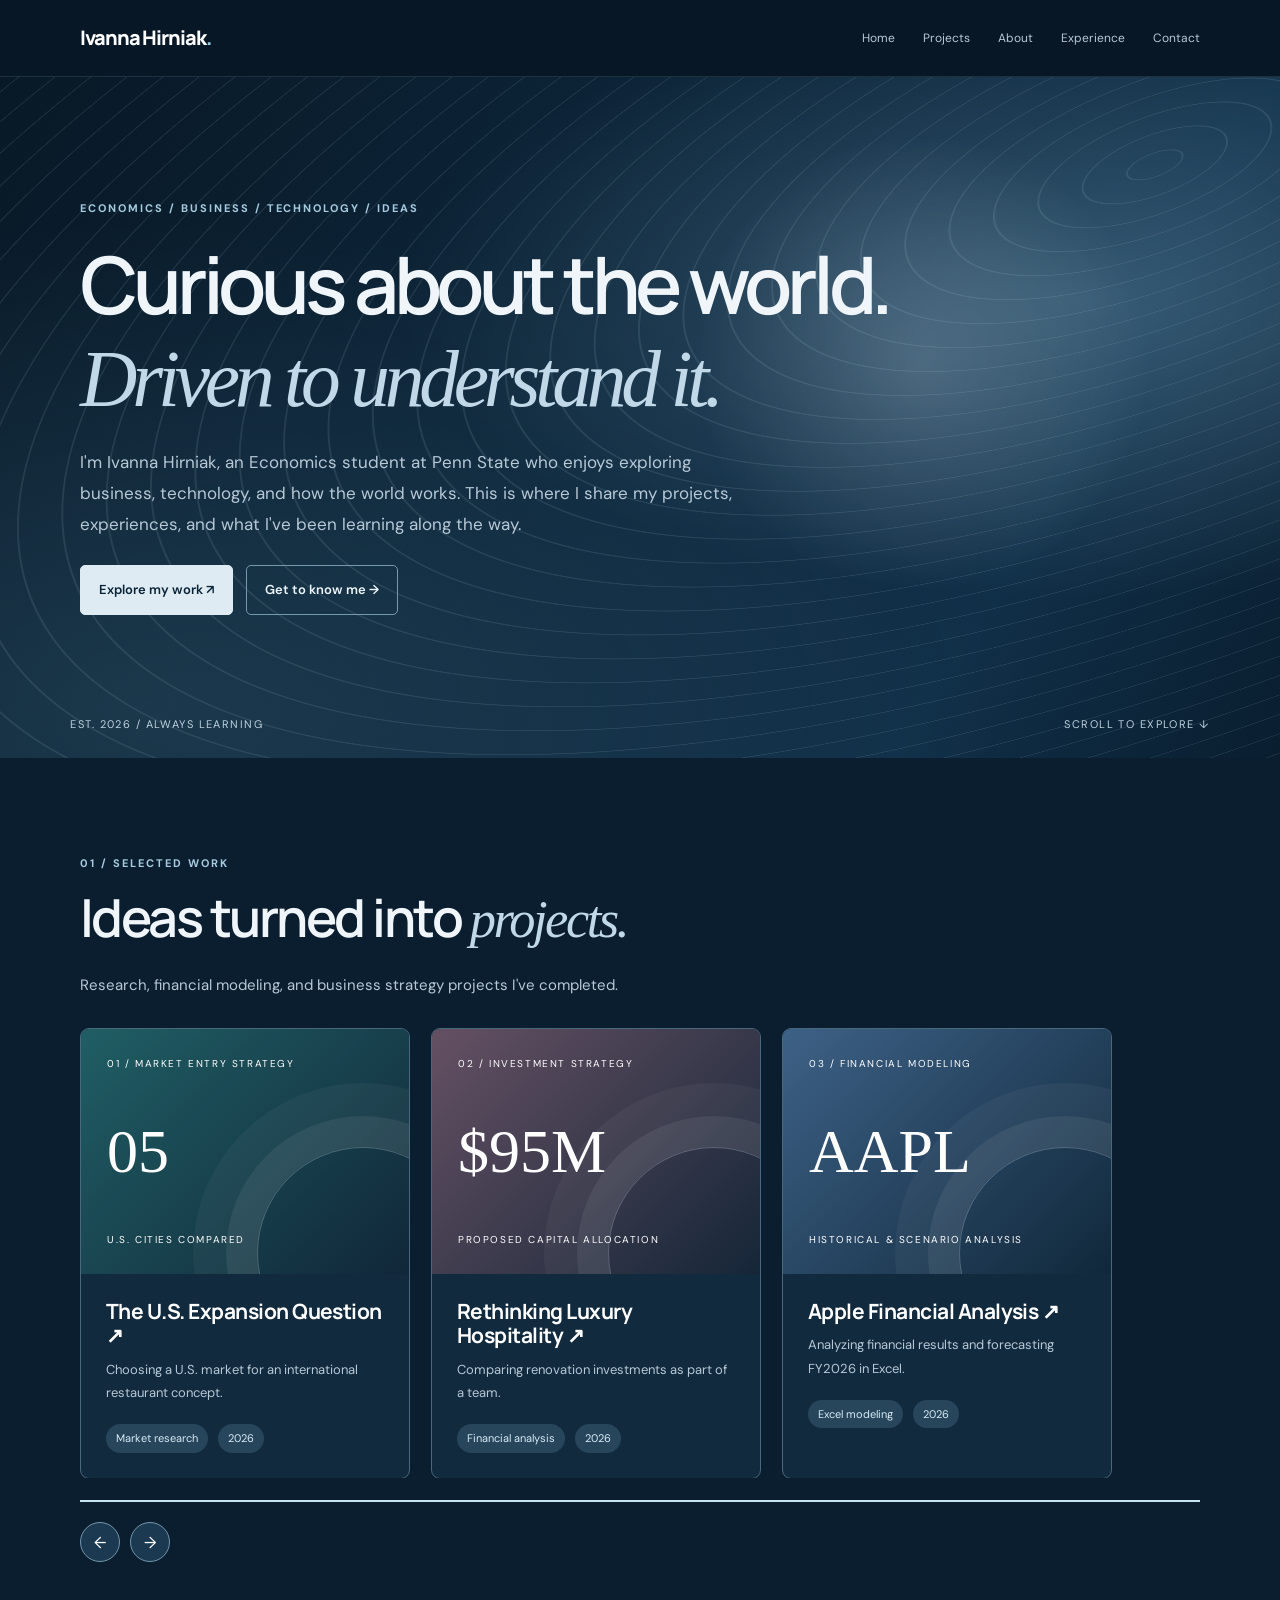
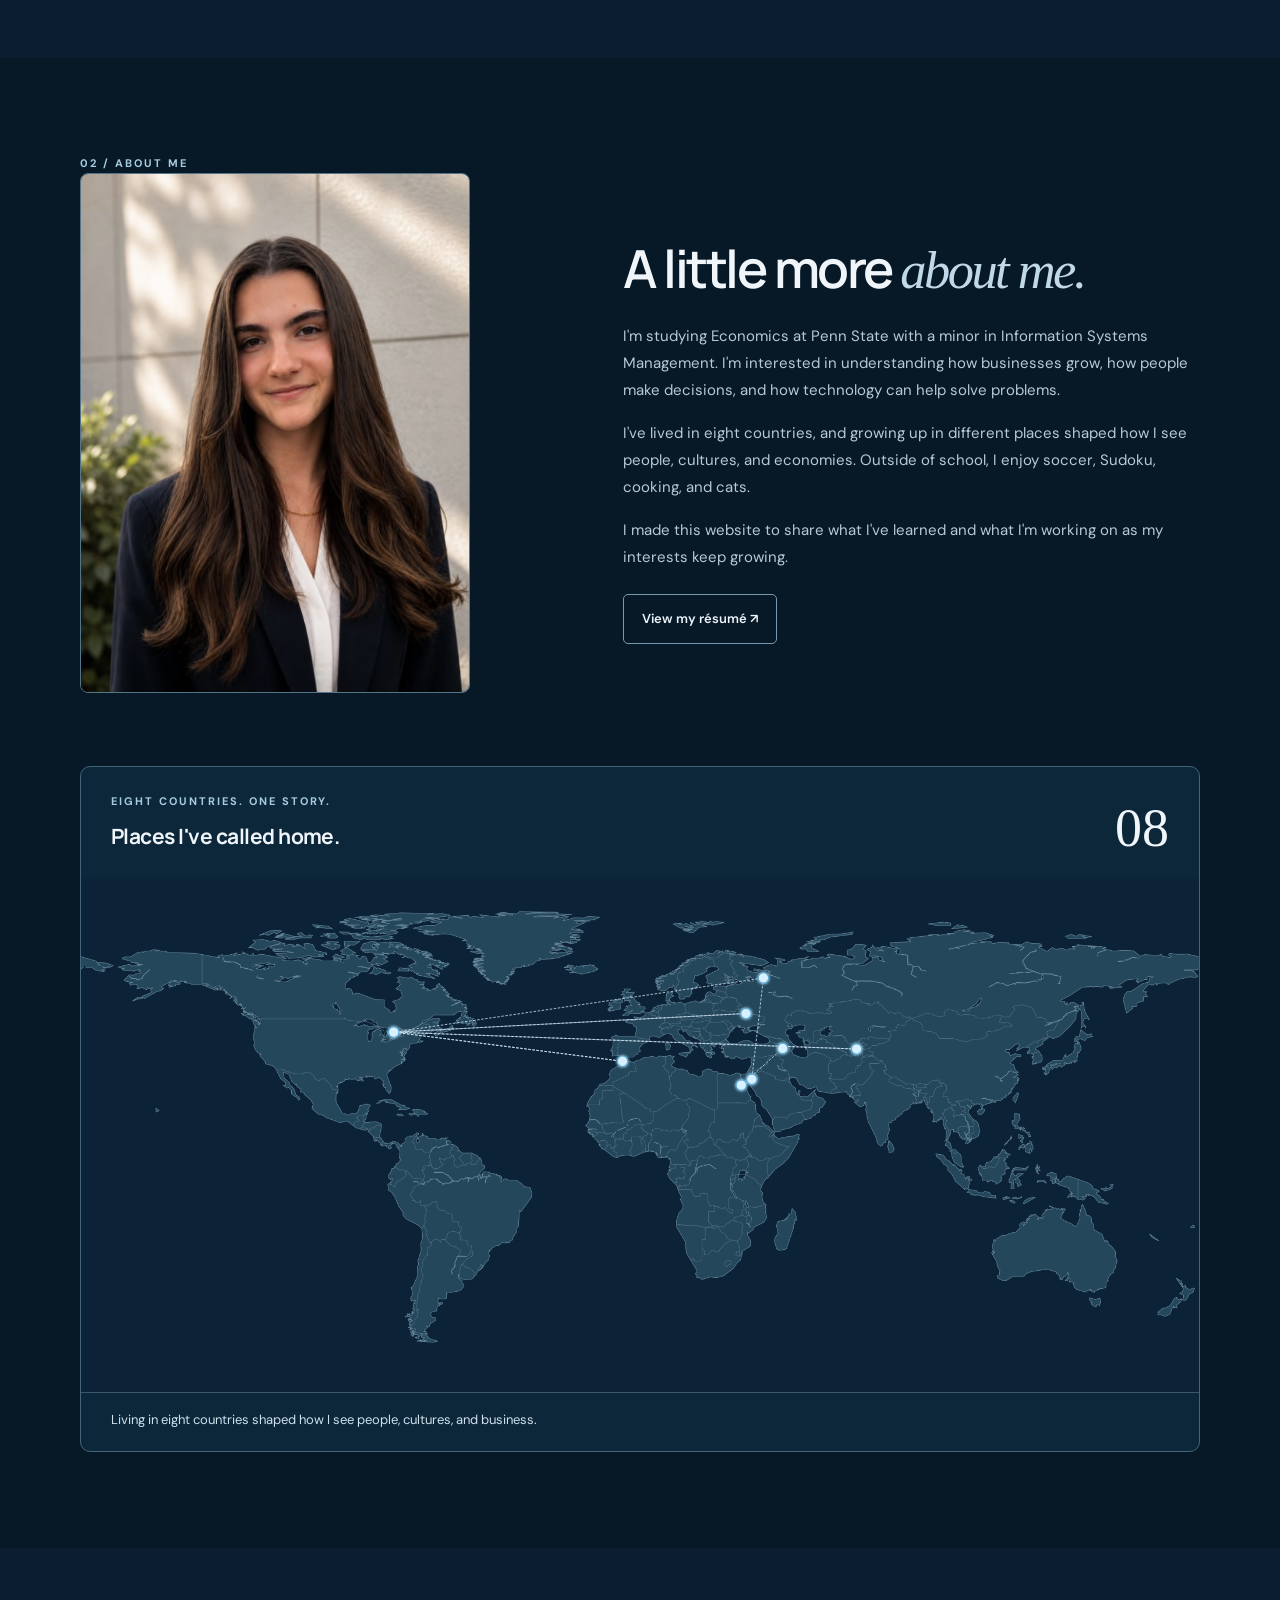
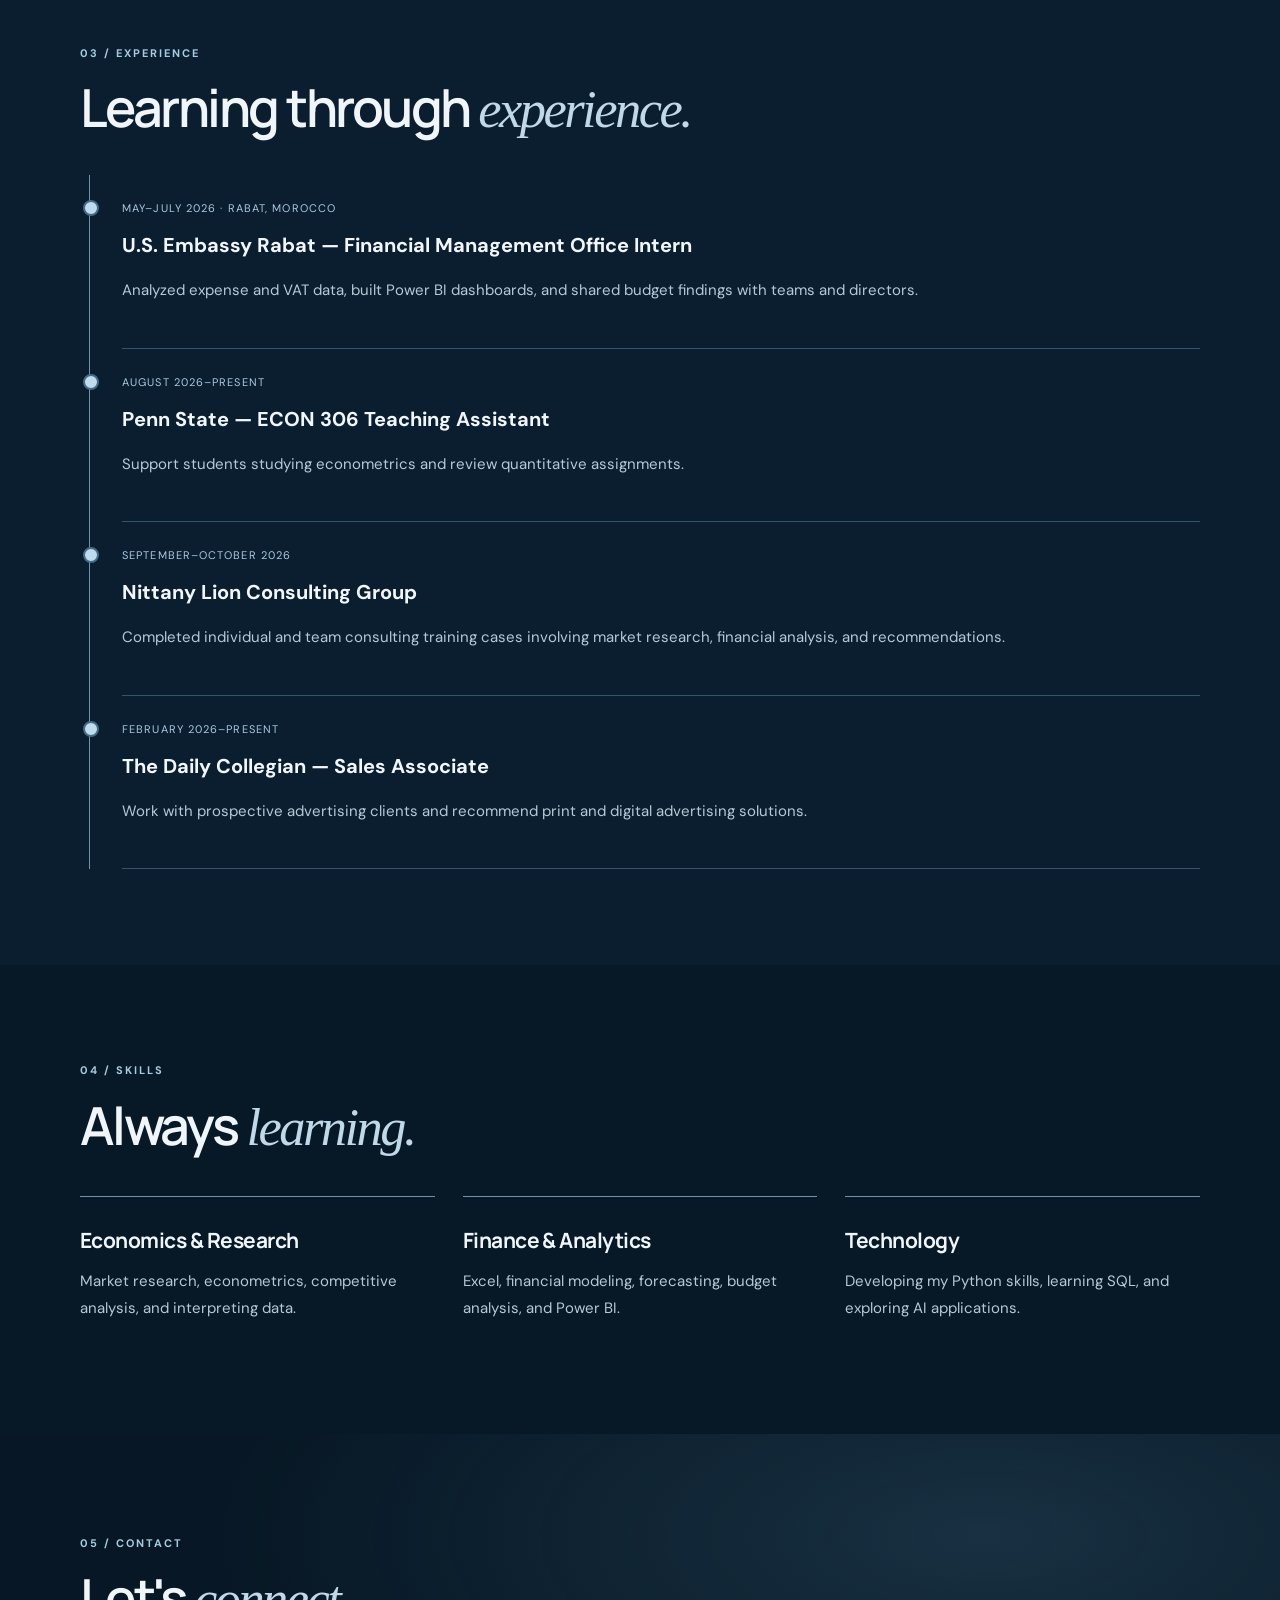
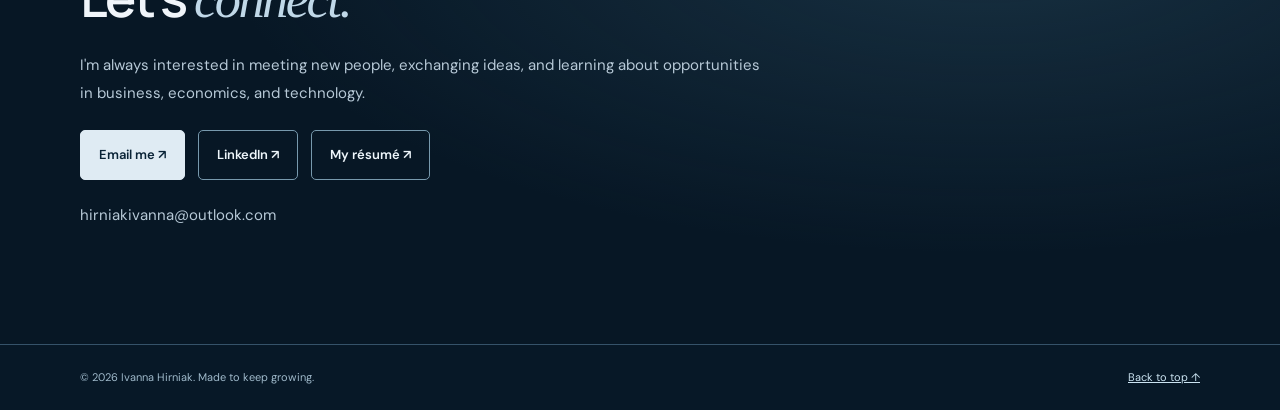
<file: index.html>
<!doctype html>
<html lang="en">
<head>
  <meta charset="UTF-8">
  <meta name="viewport" content="width=device-width, initial-scale=1">
  <meta name="description" content="Ivanna Hirniak — Penn State Economics student exploring business, technology, finance and ideas through projects.">
  <title>Ivanna Hirniak | Economics, Business & Technology</title>
  <link rel="stylesheet" href="assets/style.css">
</head>

<body>
  <header class="site-header">
    <div class="shell header-row">
      <a class="brand" href="index.html">
        Ivanna Hirniak<span>.</span>
      </a>

      <nav class="nav-links" aria-label="Main navigation">
        <a href="index.html#home">Home</a>
        <a href="index.html#projects">Projects</a>
        <a href="index.html#about">About</a>
        <a href="index.html#experience">Experience</a>
        <a href="index.html#contact">Contact</a>
      </nav>
    </div>

    <div class="scroll-track"></div>
  </header>

  <main>

    <!-- HOMEPAGE -->
    <section class="hero" id="home">
      <div class="hero-bg"></div>
      <div class="hero-spotlight"></div>

      <div class="shell hero-copy">
        <div class="eyebrow">
          Economics / Business / Technology / Ideas
        </div>

        <h1>
          <span class="hero-word" style="--delay:.05s">Curious</span>
          <span class="hero-word" style="--delay:.13s">about</span>
          <span class="hero-word" style="--delay:.21s">the</span>
          <span class="hero-word" style="--delay:.29s">world.</span>
          <br>
          <em>
            <span class="hero-word" style="--delay:.46s">Driven</span>
            <span class="hero-word" style="--delay:.54s">to</span>
            <span class="hero-word" style="--delay:.62s">understand</span>
            <span class="hero-word" style="--delay:.7s">it.</span>
          </em>
        </h1>

        <p>I'm Ivanna Hirniak, an Economics student at Penn State who enjoys exploring business, technology, and how the world works. This is where I share my projects, experiences, and what I've been learning along the way.</p>

        <a href="#projects" class="button primary">
          Explore my work ↗
        </a>

        <a href="#about" class="button">
          Get to know me →
        </a>
      </div>

      <div class="hero-bottom">
        <span>EST. 2026 / ALWAYS LEARNING</span>
        <span>SCROLL TO EXPLORE ↓</span>
      </div>
    </section>

    <!-- PROJECTS -->
    <section class="section section-dark" id="projects">
      <div class="shell">
        <div class="eyebrow reveal">01 / Selected work</div>

        <h2 class="reveal">
          Ideas turned into <em>projects.</em>
        </h2>

        <p>
          Research, financial modeling, and business strategy
          projects I've completed.
        </p>

        <div class="gallery-viewport"
             tabindex="0"
             aria-label="Browse project cards horizontally">

          <div class="gallery-track">

            <a class="project-card" href="market-entry.html">
              <div class="project-cover market">
                <small>01 / MARKET ENTRY STRATEGY</small>
                <span class="cover-stat">05</span>
                <small>U.S. CITIES COMPARED</small>
              </div>

              <div class="project-body">
                <h3>The U.S. Expansion Question ↗</h3>
                <p>
                  Choosing a U.S. market for an international
                  restaurant concept.
                </p>
                <span class="chip">Market research</span>
                <span class="chip">2026</span>
              </div>
            </a>

            <a class="project-card" href="hotel-investment.html">
              <div class="project-cover hotel">
                <small>02 / INVESTMENT STRATEGY</small>
                <span class="cover-stat">$95M</span>
                <small>PROPOSED CAPITAL ALLOCATION</small>
              </div>

              <div class="project-body">
                <h3>Rethinking Luxury Hospitality ↗</h3>
                <p>
                  Comparing renovation investments as
                  part of a team.
                </p>
                <span class="chip">Financial analysis</span>
                <span class="chip">2026</span>
              </div>
            </a>

            <a class="project-card" href="apple-analysis.html">
              <div class="project-cover apple">
                <small>03 / FINANCIAL MODELING</small>
                <span class="cover-stat">AAPL</span>
                <small>HISTORICAL & SCENARIO ANALYSIS</small>
              </div>

              <div class="project-body">
                <h3>Apple Financial Analysis ↗</h3>
                <p>
                  Analyzing financial results and
                  forecasting FY2026 in Excel.
                </p>
                <span class="chip">Excel modeling</span>
                <span class="chip">2026</span>
              </div>
            </a>

          </div>

          <div class="explore-cursor">EXPLORE ↗</div>
        </div>

        <div class="gallery-meter">
          <div class="gallery-fill"></div>
        </div>

        <div class="gallery-controls">
          <button class="round-btn"
                  data-gallery-prev
                  aria-label="Previous project">←</button>

          <button class="round-btn"
                  data-gallery-next
                  aria-label="Next project">→</button>
        </div>

      </div>
    </section>

    <!-- ABOUT ME -->
    <section class="section" id="about">
      <div class="shell">

        <div class="eyebrow reveal">02 / About me</div>

        <div class="about-grid">

          <div class="reveal">
            <img
              src="assets/ivanna-headshot.jpg"
              class="headshot"
              alt="Ivanna Hirniak professional portrait"
              loading="lazy"
            >
          </div>

          <div class="reveal">
            <h2>
              A little more <em>about me.</em>
            </h2>

            <p>
              I'm studying Economics at Penn State with a minor in
              Information Systems Management. I'm interested in
              understanding how businesses grow, how people make
              decisions, and how technology can help solve problems.
            </p>

            <p>
              I've lived in eight countries, and growing up in
              different places shaped how I see people, cultures,
              and economies. Outside of school, I enjoy soccer,
              Sudoku, cooking, and cats.
            </p>

            <p>
              I made this website to share what I've learned
              and what I'm working on as my interests keep growing.
            </p>

            <a
              class="button"
              href="documents/Ivanna_Hirniak_Resume.pdf"
              target="_blank"
              rel="noopener"
            >
              View my résumé ↗
            </a>
          </div>

        </div>

        <!-- UPDATED WORLD MAP -->
        <section class="map-panel reveal"
                 aria-label="Eight countries I have lived in">

          <div class="map-title">
            <div>
              <div class="eyebrow">
                Eight countries. One story.
              </div>
              <h3>Places I've called home.</h3>
            </div>
            <strong>08</strong>
          </div>

          <div class="map-layer" style="aspect-ratio:1920/880">

            <img
              src="assets/world-map.png"
              alt="World map with country boundaries"
              loading="lazy"
            >

            <svg
              viewBox="0 0 1920 880"
              role="group"
              aria-label="Journey connecting countries lived in"
            >

              <!-- JOURNEY ROUTE -->
              <polyline
                class="map-path"
                points="
                  1205,291
                  1134,354
                  1152,344
                  1172,170
                  537,263
                  1332,292
                  537,263
                  1142,231
                  537,263
                  930,313
                  537,263
                "
              />

              <!-- ARMENIA -->
              <circle
                class="map-pin"
                tabindex="0"
                role="button"
                aria-label="Armenia"
                data-info="Armenia — Early childhood"
                cx="1205"
                cy="291"
                r="9"
              >
                <title>Armenia</title>
              </circle>

              <!-- EGYPT -->
              <circle
                class="map-pin"
                tabindex="0"
                role="button"
                aria-label="Egypt"
                data-info="Egypt — Preschool and kindergarten"
                cx="1134"
                cy="354"
                r="9"
              >
                <title>Egypt</title>
              </circle>

              <!-- ISRAEL -->
              <circle
                class="map-pin"
                tabindex="0"
                role="button"
                aria-label="Israel"
                data-info="Israel — Grades 1–2"
                cx="1152"
                cy="344"
                r="9"
              >
                <title>Israel</title>
              </circle>

              <!-- RUSSIA -->
              <circle
                class="map-pin"
                tabindex="0"
                role="button"
                aria-label="Russia"
                data-info="Russia — Grades 3–5"
                cx="1172"
                cy="170"
                r="9"
              >
                <title>Russia</title>
              </circle>

              <!-- UNITED STATES -->
              <circle
                class="map-pin"
                tabindex="0"
                role="button"
                aria-label="United States"
                data-info="United States — Falls Church, Virginia"
                cx="537"
                cy="263"
                r="9"
              >
                <title>United States</title>
              </circle>

              <!-- UZBEKISTAN -->
              <circle
                class="map-pin"
                tabindex="0"
                role="button"
                aria-label="Uzbekistan"
                data-info="Uzbekistan — Grades 6–8"
                cx="1332"
                cy="292"
                r="9"
              >
                <title>Uzbekistan</title>
              </circle>

              <!-- UKRAINE -->
              <circle
                class="map-pin"
                tabindex="0"
                role="button"
                aria-label="Ukraine"
                data-info="Ukraine — Ninth grade"
                cx="1142"
                cy="231"
                r="9"
              >
                <title>Ukraine</title>
              </circle>

              <!-- MOROCCO -->
              <circle
                class="map-pin"
                tabindex="0"
                role="button"
                aria-label="Morocco"
                data-info="Morocco — IB Diploma Programme, grades 11–12"
                cx="930"
                cy="313"
                r="9"
              >
                <title>Morocco</title>
              </circle>

            </svg>

          </div>

          <div class="map-label" aria-live="polite">
            Living in eight countries shaped how I see people,
            cultures, and business.
          </div>

        </section>

      </div>
    </section>

    <!-- EXPERIENCE -->
    <section class="section section-dark" id="experience">
      <div class="shell">

        <div class="eyebrow reveal">
          03 / Experience
        </div>

        <h2 class="reveal">
          Learning through <em>experience.</em>
        </h2>

        <div class="timeline">

          <div class="event reveal">
            <small>MAY–JULY 2026 · RABAT, MOROCCO</small>
            <strong>
              U.S. Embassy Rabat —
              Financial Management Office Intern
            </strong>
            <p>
              Analyzed expense and VAT data, built Power BI
              dashboards, and shared budget findings with
              teams and directors.
            </p>
          </div>

          <div class="event reveal">
            <small>AUGUST 2026–PRESENT</small>
            <strong>
              Penn State — ECON 306 Teaching Assistant
            </strong>
            <p>
              Support students studying econometrics
              and review quantitative assignments.
            </p>
          </div>

          <div class="event reveal">
            <small>SEPTEMBER–OCTOBER 2026</small>
            <strong>Nittany Lion Consulting Group</strong>
            <p>
              Completed individual and team consulting training
              cases involving market research, financial
              analysis, and recommendations.
            </p>
          </div>

          <div class="event reveal">
            <small>FEBRUARY 2026–PRESENT</small>
            <strong>The Daily Collegian — Sales Associate</strong>
            <p>
              Work with prospective advertising clients
              and recommend print and digital advertising
              solutions.
            </p>
          </div>

        </div>
      </div>
    </section>

    <!-- SKILLS -->
    <section class="section" id="skills">
      <div class="shell">

        <div class="eyebrow reveal">
          04 / Skills
        </div>

        <h2 class="reveal">
          Always <em>learning.</em>
        </h2>

        <div class="skill-grid">

          <article class="reveal">
            <h3>Economics & Research</h3>
            <p>
              Market research, econometrics,
              competitive analysis, and interpreting data.
            </p>
          </article>

          <article class="reveal">
            <h3>Finance & Analytics</h3>
            <p>
              Excel, financial modeling, forecasting,
              budget analysis, and Power BI.
            </p>
          </article>

          <article class="reveal">
            <h3>Technology</h3>
            <p>
              Developing my Python skills, learning SQL,
              and exploring AI applications.
            </p>
          </article>

        </div>
      </div>
    </section>

    <!-- CONTACT -->
    <section class="contact" id="contact">
      <div class="shell">

        <div class="eyebrow reveal">
          05 / Contact
        </div>

        <h2 class="reveal">
          Let's <em>connect.</em>
        </h2>

        <p class="text-wide">
          I'm always interested in meeting new people,
          exchanging ideas, and learning about opportunities
          in business, economics, and technology.
        </p>

        <div class="contact-links">

          <a
            href="mailto:hirniakivanna@outlook.com"
            class="button primary"
          >
            Email me ↗
          </a>

          <a
            href="https://www.linkedin.com/in/ivanna-hirniak/"
            class="button"
            target="_blank"
            rel="noopener"
          >
            LinkedIn ↗
          </a>

          <a
            href="documents/Ivanna_Hirniak_Resume.pdf"
            class="button"
            target="_blank"
            rel="noopener"
          >
            My résumé ↗
          </a>

        </div>

        <p>hirniakivanna@outlook.com</p>

      </div>
    </section>

  </main>

  <!-- FOOTER -->
  <footer class="footer">
    <div class="shell footer-row">
      <span>
        © 2026 Ivanna Hirniak. Made to keep growing.
      </span>

      <a href="index.html#home">
        Back to top ↑
      </a>
    </div>
  </footer>

  <script src="assets/main.js" defer></script>

</body>
</html>
</file>
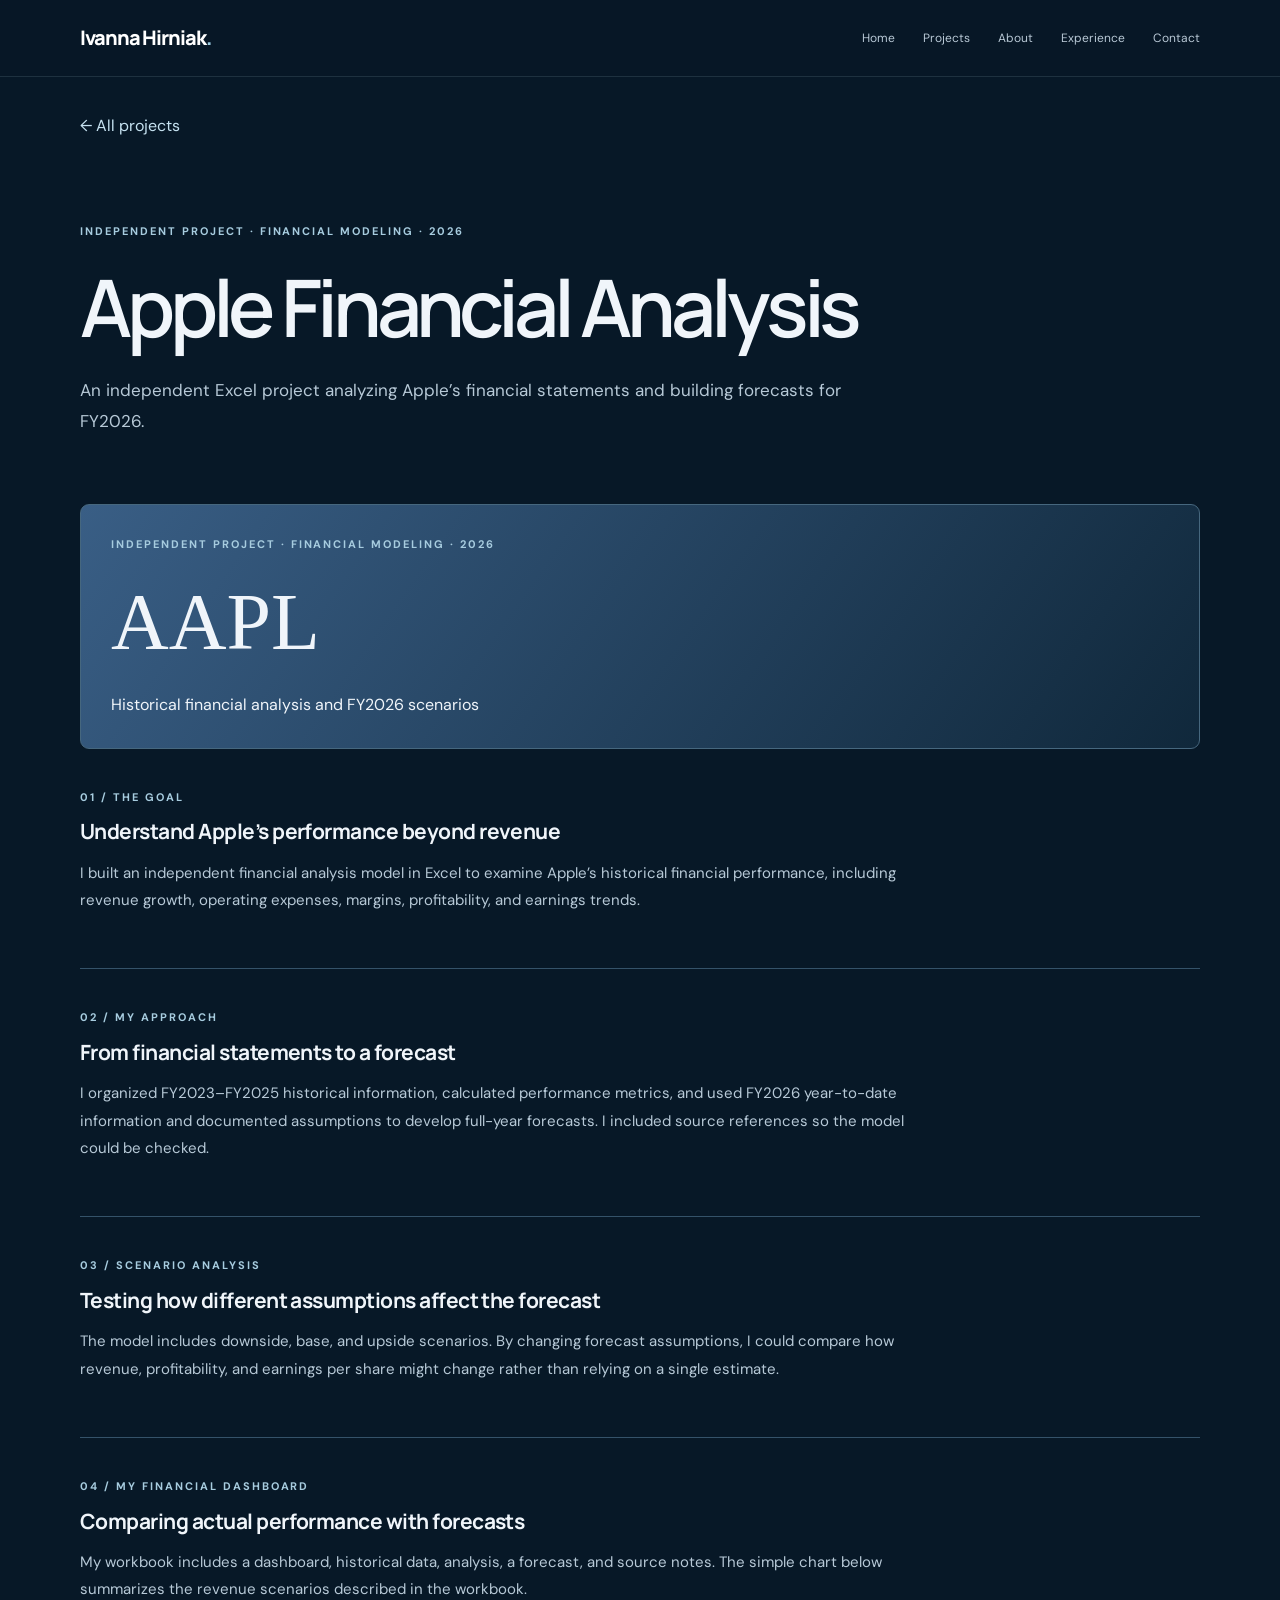
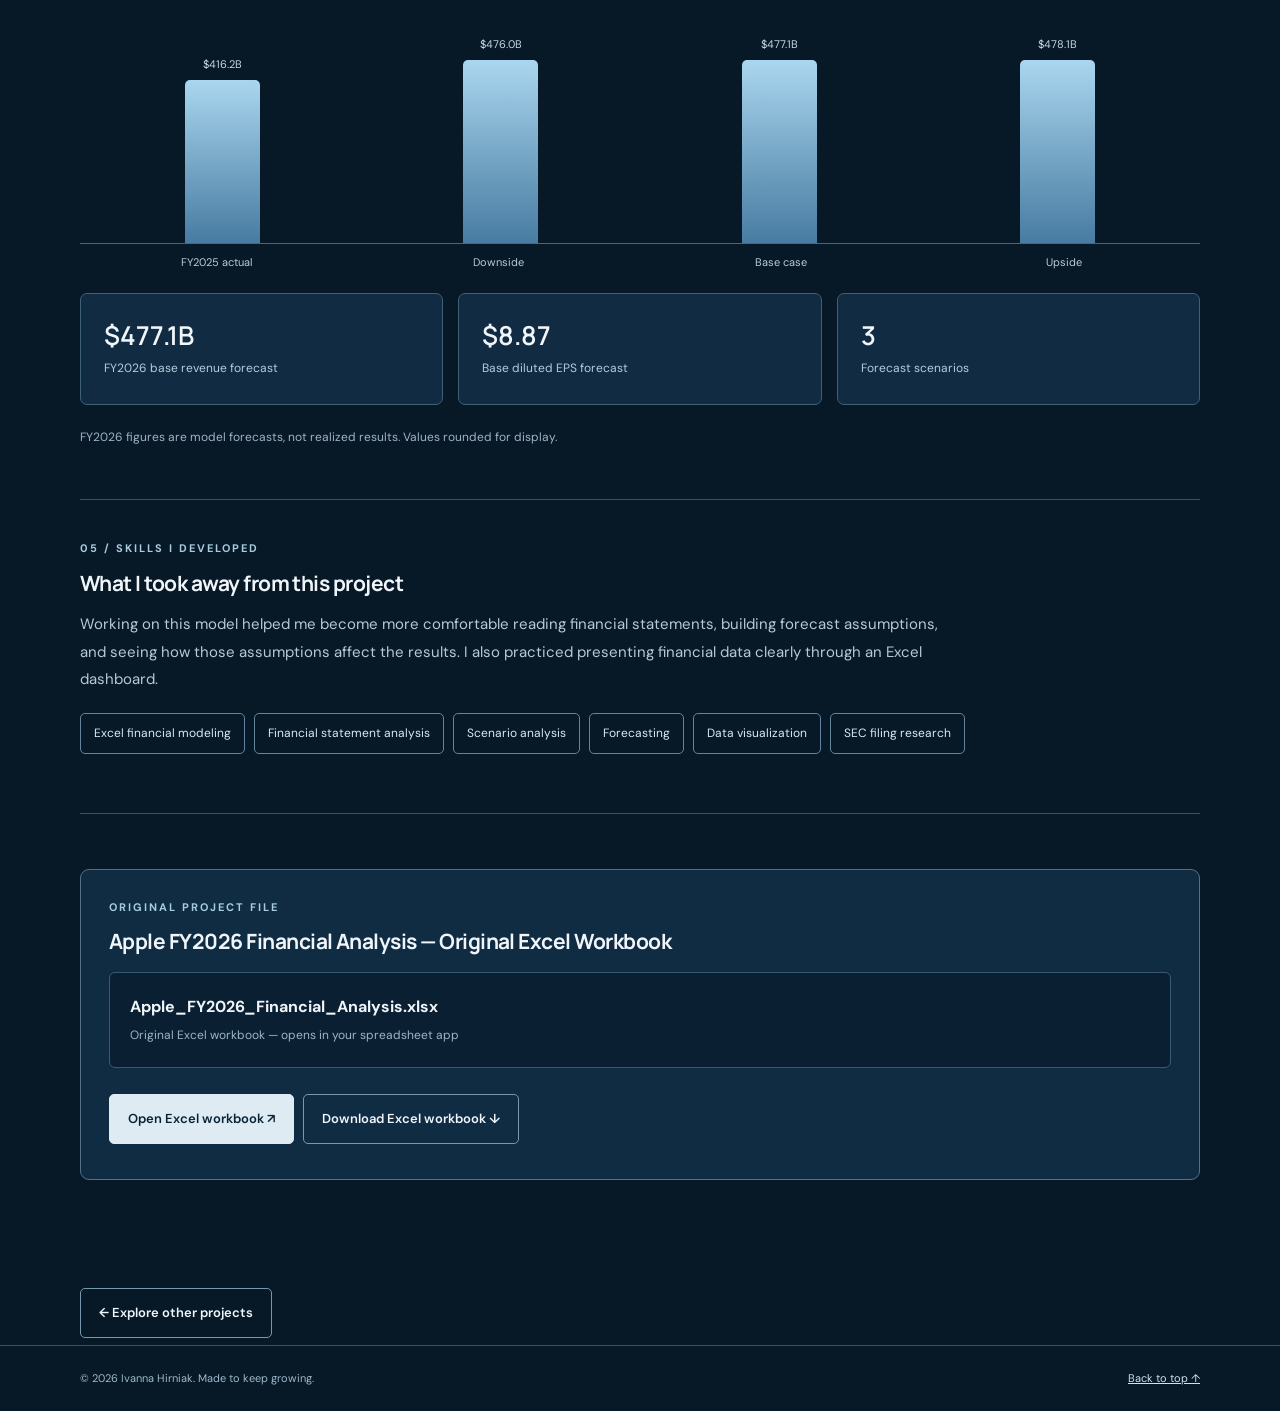
<file: apple-analysis.html>
<!doctype html><html lang="en"><head><meta charset="UTF-8"><meta name="viewport" content="width=device-width, initial-scale=1"><meta name="description" content="An independent Excel project analyzing Apple’s financial statements and building forecasts for FY2026."><title>Apple Financial Analysis | Ivanna Hirniak</title><link rel="stylesheet" href="assets/style.css"></head><body><header class="site-header"><div class="shell header-row"><a class="brand" href="index.html">Ivanna Hirniak<span>.</span></a><nav class="nav-links" aria-label="Main navigation"><a href="index.html#home">Home</a><a href="index.html#projects">Projects</a><a href="index.html#about">About</a><a href="index.html#experience">Experience</a><a href="index.html#contact">Contact</a></nav></div><div class="scroll-track"></div></header><main><div class="shell"><a class="backline" href="index.html#projects">← All projects</a><div class="project-hero"><div class="eyebrow">Independent project · Financial modeling · 2026</div><h1>Apple Financial Analysis</h1><p>An independent Excel project analyzing Apple’s financial statements and building forecasts for FY2026.</p></div><div class="project-banner apple"><div class="eyebrow">Independent project · Financial modeling · 2026</div><strong>AAPL</strong><span>Historical financial analysis and FY2026 scenarios</span></div><section class="case-block"><div class="eyebrow">01 / The goal</div><h3>Understand Apple’s performance beyond revenue</h3><p>I built an independent financial analysis model in Excel to examine Apple’s historical financial performance, including revenue growth, operating expenses, margins, profitability, and earnings trends.</p></section><section class="case-block"><div class="eyebrow">02 / My approach</div><h3>From financial statements to a forecast</h3><p>I organized FY2023–FY2025 historical information, calculated performance metrics, and used FY2026 year-to-date information and documented assumptions to develop full-year forecasts. I included source references so the model could be checked.</p></section><section class="case-block"><div class="eyebrow">03 / Scenario analysis</div><h3>Testing how different assumptions affect the forecast</h3><p>The model includes downside, base, and upside scenarios. By changing forecast assumptions, I could compare how revenue, profitability, and earnings per share might change rather than relying on a single estimate.</p></section><section class="case-block"><div class="eyebrow">04 / My financial dashboard</div><h3>Comparing actual performance with forecasts</h3><p>My workbook includes a dashboard, historical data, analysis, a forecast, and source notes. The simple chart below summarizes the revenue scenarios described in the workbook.</p><div class="forecast-bars" role="img" aria-label="FY2025 actual revenue approximately 416.2 billion dollars, FY2026 downside forecast 476 billion, base forecast 477.1 billion, upside forecast 478.1 billion"><div class="forecast-col"><span>$416.2B</span><div class="bar" style="--height:78%"></div></div><div class="forecast-col"><span>$476.0B</span><div class="bar" style="--height:89%"></div></div><div class="forecast-col"><span>$477.1B</span><div class="bar" style="--height:90%"></div></div><div class="forecast-col"><span>$478.1B</span><div class="bar" style="--height:91%"></div></div></div><div class="forecast-caption"><span>FY2025 actual</span><span>Downside</span><span>Base case</span><span>Upside</span></div><div class="metrics"><div class="metric"><strong>$477.1B</strong><span>FY2026 base revenue forecast</span></div><div class="metric"><strong>$8.87</strong><span>Base diluted EPS forecast</span></div><div class="metric"><strong>3</strong><span>Forecast scenarios</span></div></div><p class="fine-print">FY2026 figures are model forecasts, not realized results. Values rounded for display.</p></section><section class="case-block"><div class="eyebrow">05 / Skills I developed</div><h3>What I took away from this project</h3><p>Working on this model helped me become more comfortable reading financial statements, building forecast assumptions, and seeing how those assumptions affect the results. I also practiced presenting financial data clearly through an Excel dashboard.</p><div class="skills-list"><span>Excel financial modeling</span><span>Financial statement analysis</span><span>Scenario analysis</span><span>Forecasting</span><span>Data visualization</span><span>SEC filing research</span></div></section><section class="document-panel"><div class="eyebrow">Original project file</div><h3>Apple FY2026 Financial Analysis — Original Excel Workbook</h3><div class="file-label"><strong>Apple_FY2026_Financial_Analysis.xlsx</strong><span class="fine-print">Original Excel workbook — opens in your spreadsheet app</span></div><a class="button primary" href="documents/Apple_FY2026_Financial_Analysis.xlsx" target="_blank" rel="noopener">Open Excel workbook ↗</a><a class="button" href="documents/Apple_FY2026_Financial_Analysis.xlsx" download>Download Excel workbook ↓</a></section><a class="button" href="index.html#projects">← Explore other projects</a></div></main><footer class="footer"><div class="shell footer-row"><span>© 2026 Ivanna Hirniak. Made to keep growing.</span><a href="index.html#home">Back to top ↑</a></div></footer><script src="assets/main.js" defer></script></body></html>
</file>
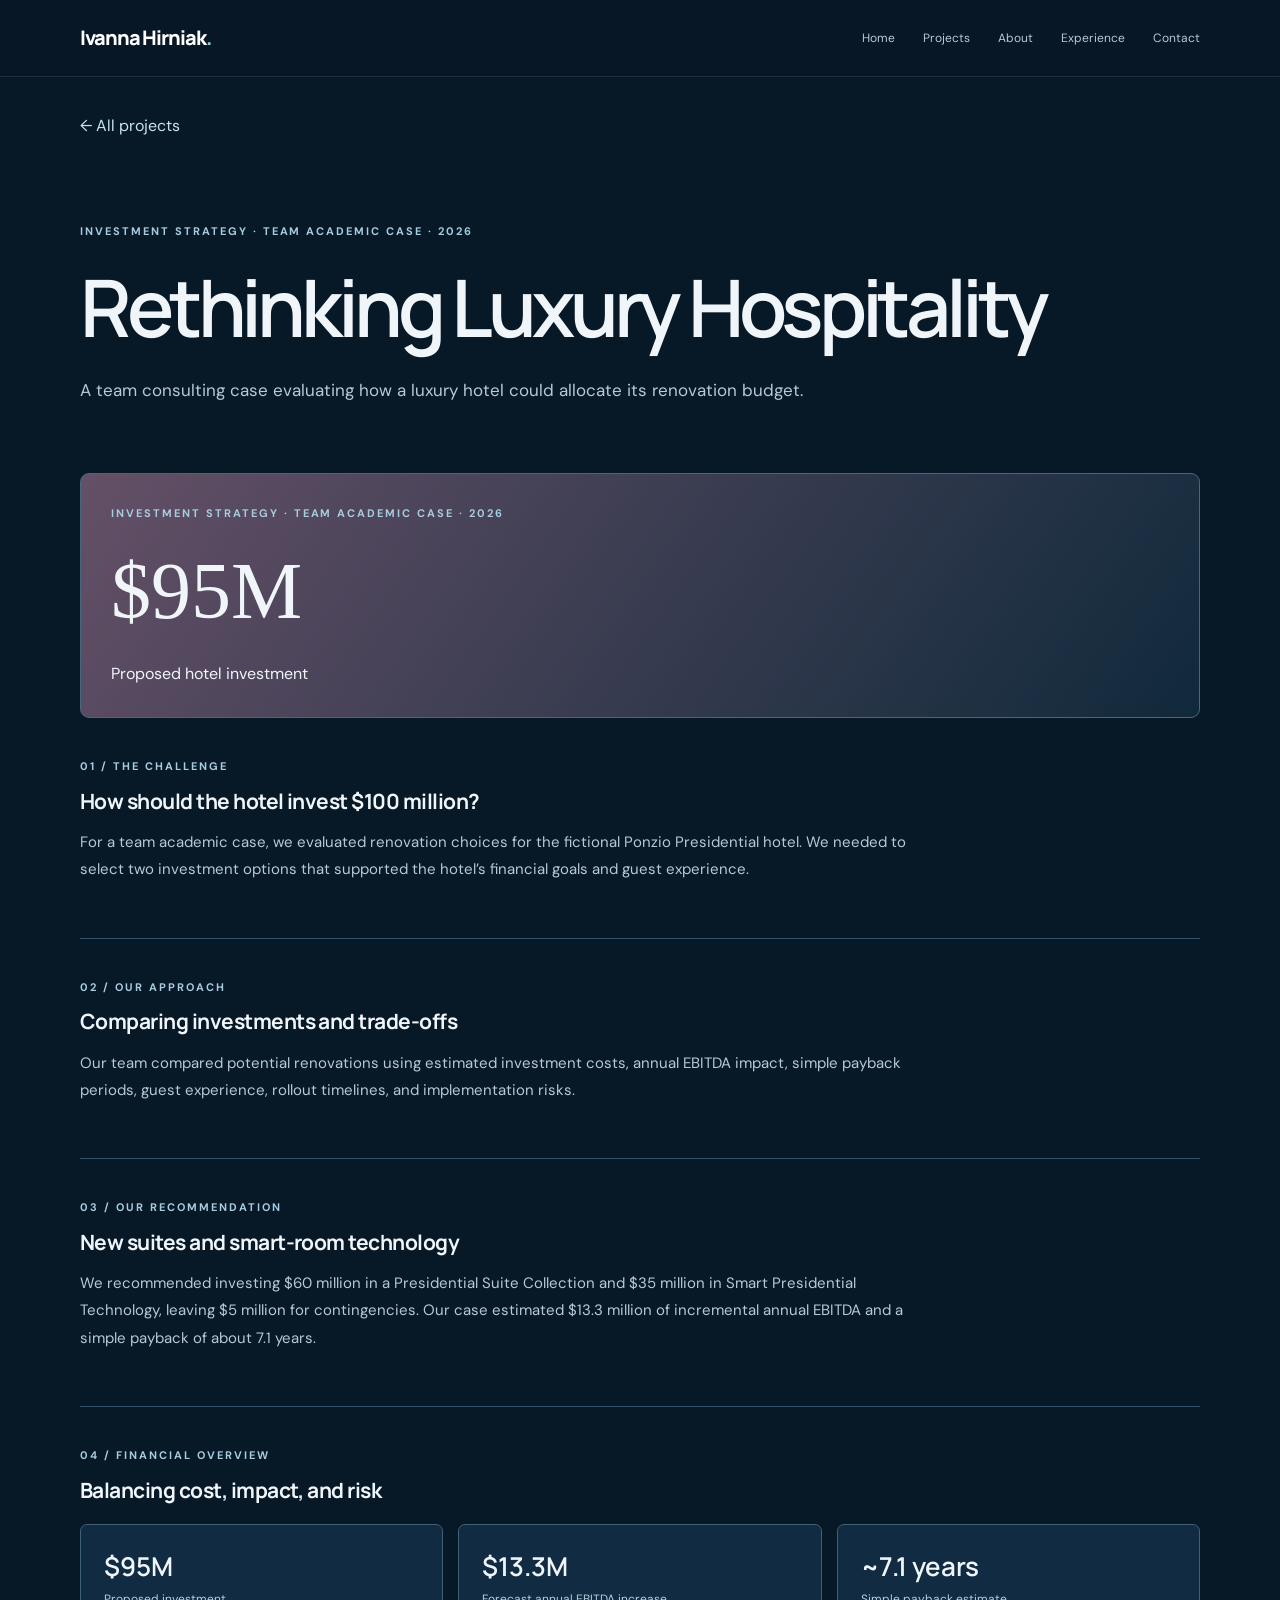
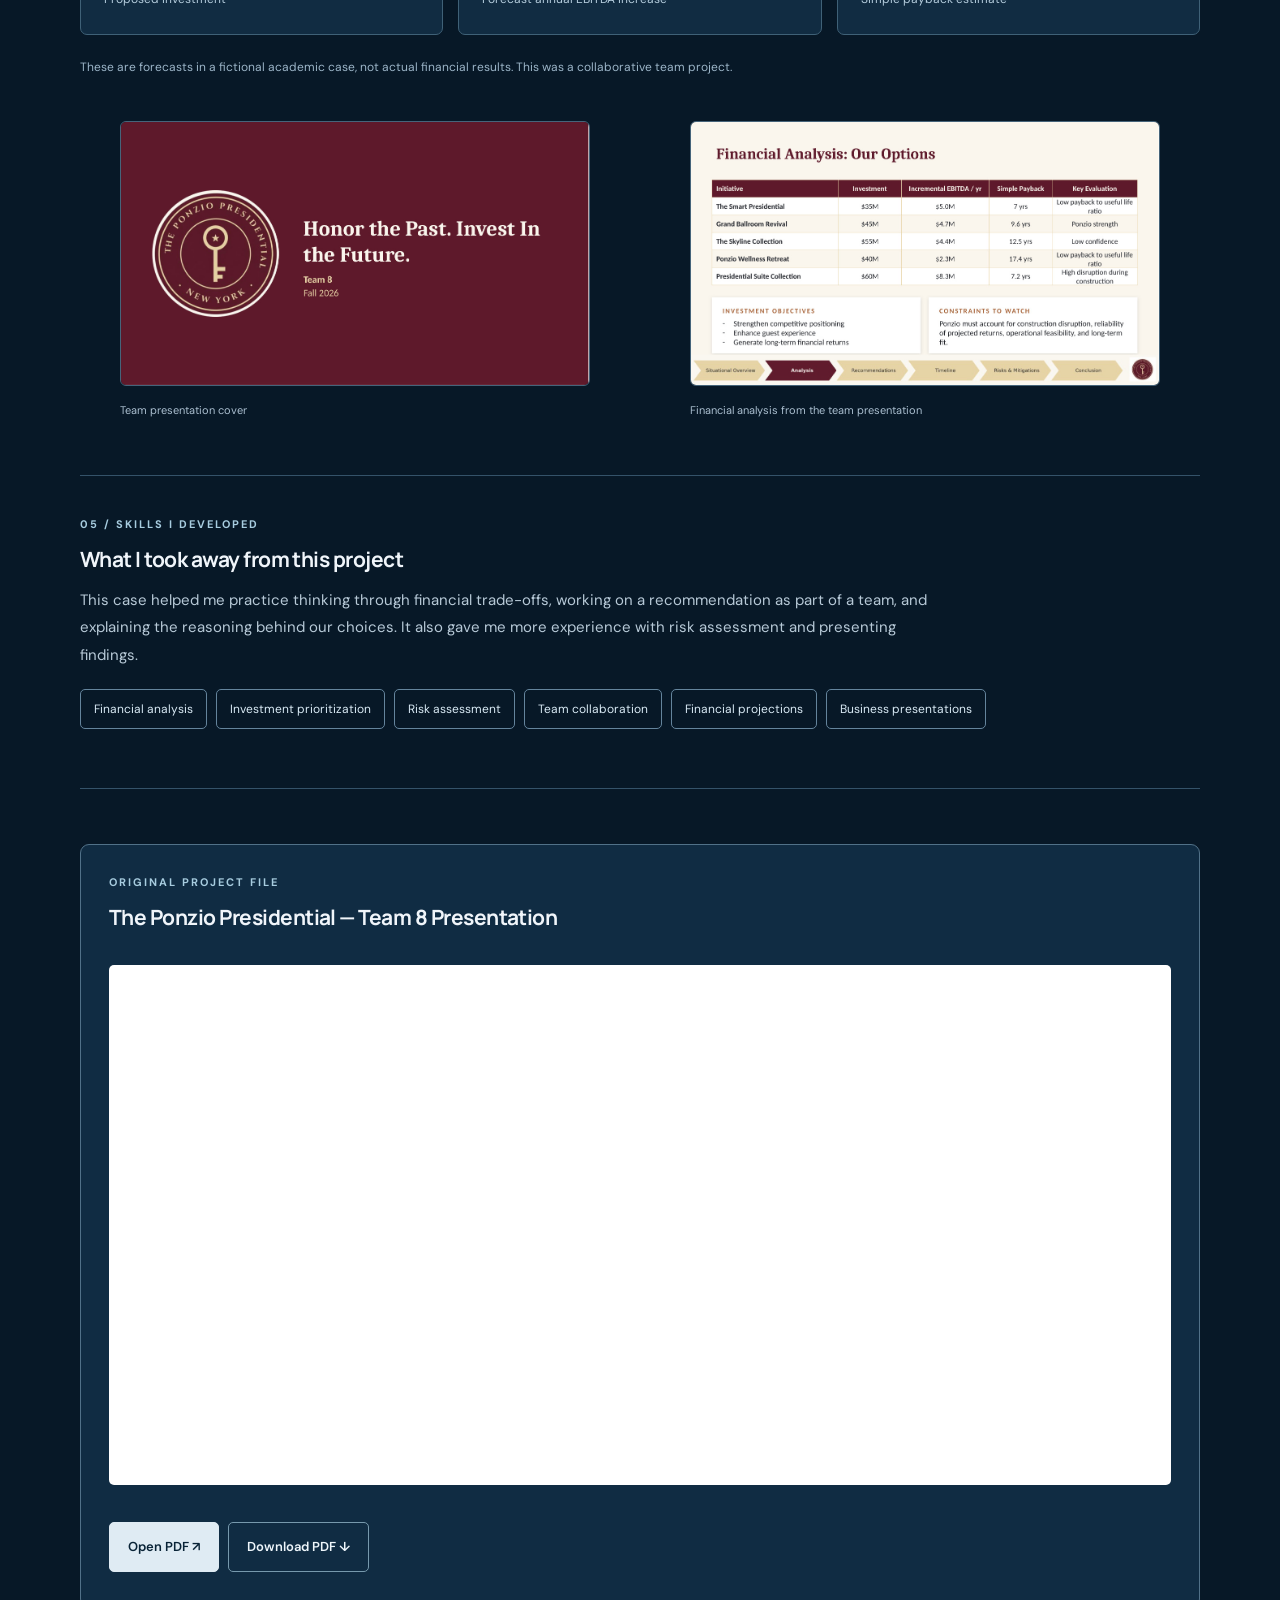
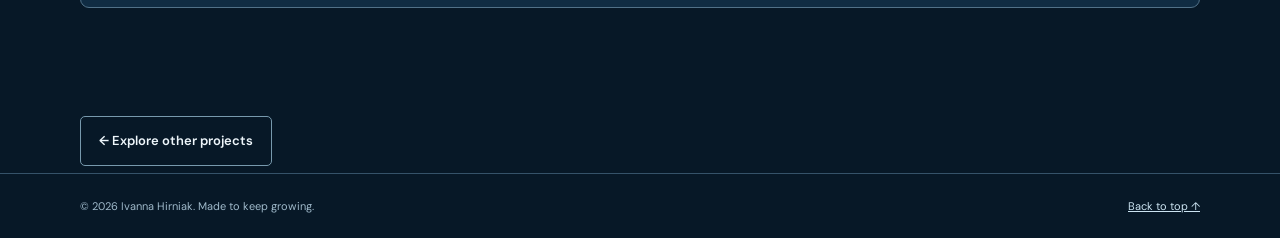
<file: hotel-investment.html>
<!doctype html><html lang="en"><head><meta charset="UTF-8"><meta name="viewport" content="width=device-width, initial-scale=1"><meta name="description" content="A team consulting case evaluating how a luxury hotel could allocate its renovation budget."><title>Rethinking Luxury Hospitality | Ivanna Hirniak</title><link rel="stylesheet" href="assets/style.css"></head><body><header class="site-header"><div class="shell header-row"><a class="brand" href="index.html">Ivanna Hirniak<span>.</span></a><nav class="nav-links" aria-label="Main navigation"><a href="index.html#home">Home</a><a href="index.html#projects">Projects</a><a href="index.html#about">About</a><a href="index.html#experience">Experience</a><a href="index.html#contact">Contact</a></nav></div><div class="scroll-track"></div></header><main><div class="shell"><a class="backline" href="index.html#projects">← All projects</a><div class="project-hero"><div class="eyebrow">Investment strategy · Team academic case · 2026</div><h1>Rethinking Luxury Hospitality</h1><p>A team consulting case evaluating how a luxury hotel could allocate its renovation budget.</p></div><div class="project-banner hotel"><div class="eyebrow">Investment strategy · Team academic case · 2026</div><strong>$95M</strong><span>Proposed hotel investment</span></div><section class="case-block"><div class="eyebrow">01 / The challenge</div><h3>How should the hotel invest $100 million?</h3><p>For a team academic case, we evaluated renovation choices for the fictional Ponzio Presidential hotel. We needed to select two investment options that supported the hotel’s financial goals and guest experience.</p></section><section class="case-block"><div class="eyebrow">02 / Our approach</div><h3>Comparing investments and trade-offs</h3><p>Our team compared potential renovations using estimated investment costs, annual EBITDA impact, simple payback periods, guest experience, rollout timelines, and implementation risks.</p></section><section class="case-block"><div class="eyebrow">03 / Our recommendation</div><h3>New suites and smart-room technology</h3><p>We recommended investing $60 million in a Presidential Suite Collection and $35 million in Smart Presidential Technology, leaving $5 million for contingencies. Our case estimated $13.3 million of incremental annual EBITDA and a simple payback of about 7.1 years.</p></section><section class="case-block"><div class="eyebrow">04 / Financial overview</div><h3>Balancing cost, impact, and risk</h3><div class="metrics"><div class="metric"><strong>$95M</strong><span>Proposed investment</span></div><div class="metric"><strong>$13.3M</strong><span>Forecast annual EBITDA increase</span></div><div class="metric"><strong>~7.1 years</strong><span>Simple payback estimate</span></div></div><p class="fine-print">These are forecasts in a fictional academic case, not actual financial results. This was a collaborative team project.</p><div class="visual-sample"><figure><img src="assets/hotel-preview.jpg" alt="Team 8 hotel project presentation cover" loading="lazy"><figcaption>Team presentation cover</figcaption></figure><figure><img src="assets/hotel-analysis.jpg" alt="Financial analysis slide from hotel investment presentation" loading="lazy"><figcaption>Financial analysis from the team presentation</figcaption></figure></div></section><section class="case-block"><div class="eyebrow">05 / Skills I developed</div><h3>What I took away from this project</h3><p>This case helped me practice thinking through financial trade-offs, working on a recommendation as part of a team, and explaining the reasoning behind our choices. It also gave me more experience with risk assessment and presenting findings.</p><div class="skills-list"><span>Financial analysis</span><span>Investment prioritization</span><span>Risk assessment</span><span>Team collaboration</span><span>Financial projections</span><span>Business presentations</span></div></section><section class="document-panel"><div class="eyebrow">Original project file</div><h3>The Ponzio Presidential — Team 8 Presentation</h3><iframe loading="lazy" title="The Ponzio Presidential — Team 8 Presentation" src="documents/Hotel_Investment_Team_Case.pdf#toolbar=1"></iframe><a class="button primary" href="documents/Hotel_Investment_Team_Case.pdf" target="_blank" rel="noopener">Open PDF ↗</a><a class="button" href="documents/Hotel_Investment_Team_Case.pdf" download>Download PDF ↓</a></section><a class="button" href="index.html#projects">← Explore other projects</a></div></main><footer class="footer"><div class="shell footer-row"><span>© 2026 Ivanna Hirniak. Made to keep growing.</span><a href="index.html#home">Back to top ↑</a></div></footer><script src="assets/main.js" defer></script></body></html>
</file>
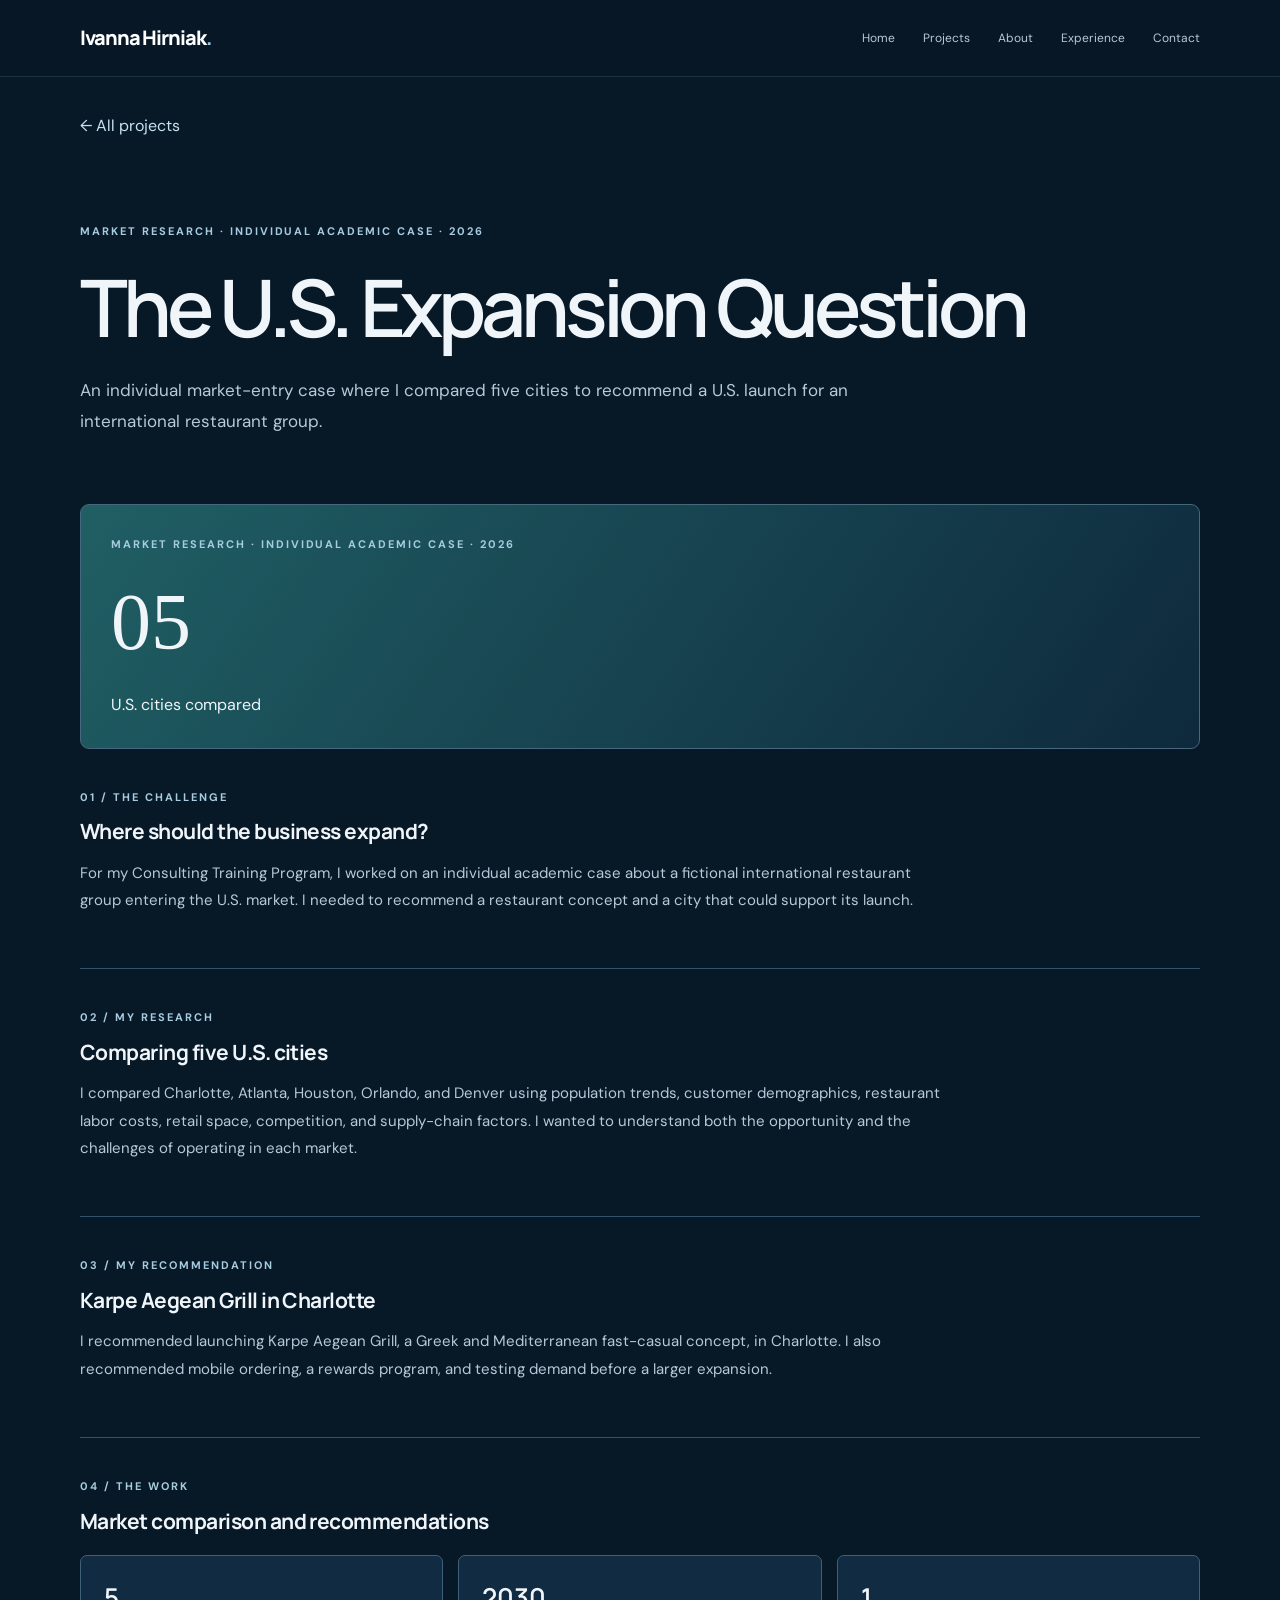
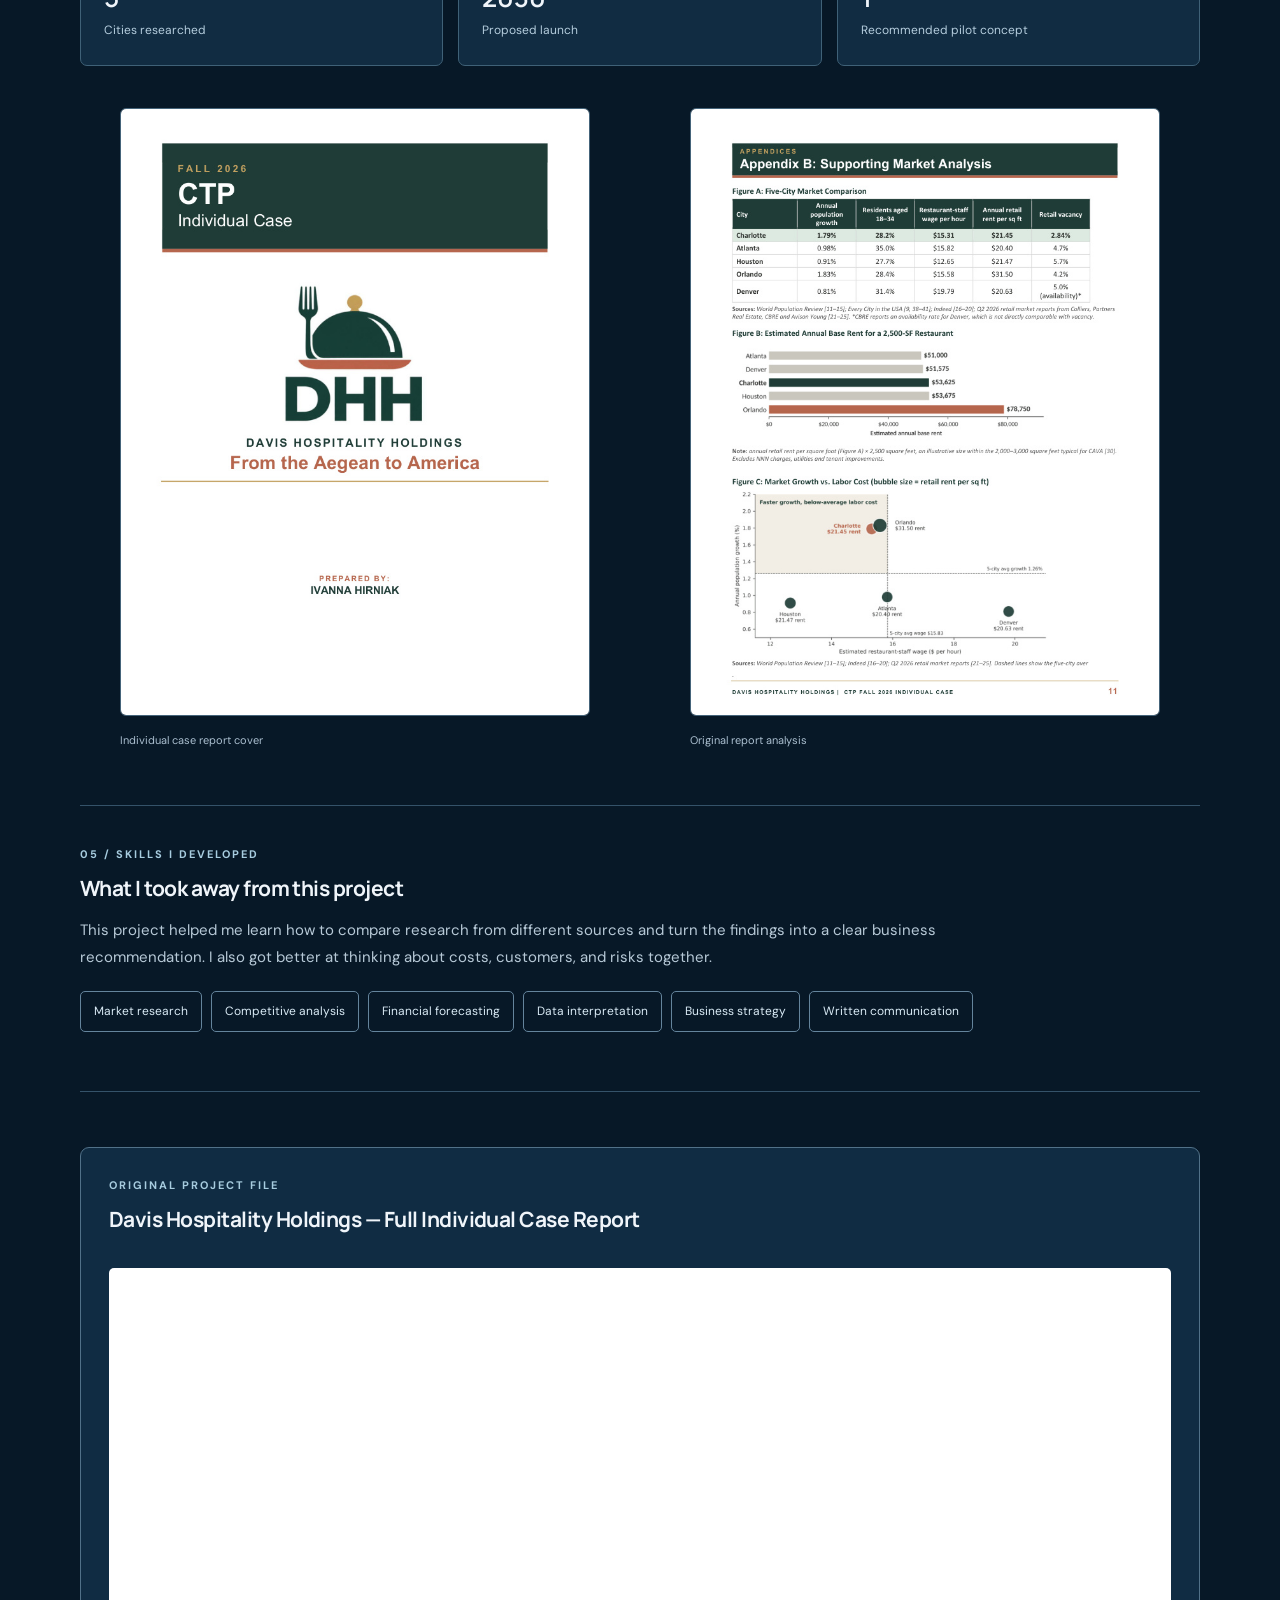
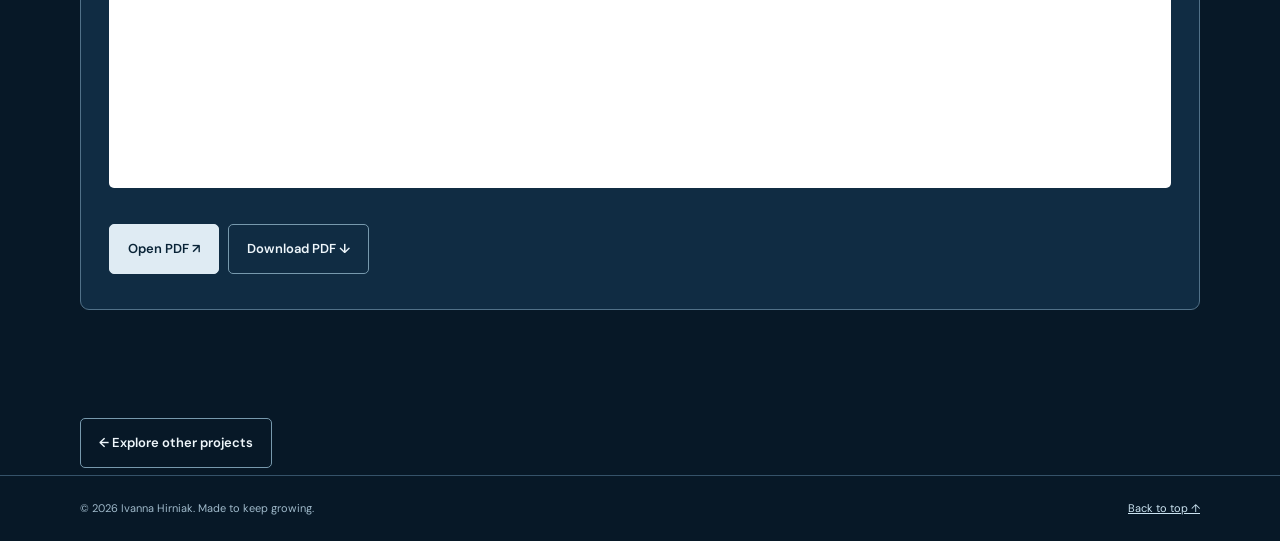
<file: market-entry.html>
<!doctype html><html lang="en"><head><meta charset="UTF-8"><meta name="viewport" content="width=device-width, initial-scale=1"><meta name="description" content="An individual market-entry case where I compared five cities to recommend a U.S. launch for an international restaurant group."><title>The U.S. Expansion Question | Ivanna Hirniak</title><link rel="stylesheet" href="assets/style.css"></head><body><header class="site-header"><div class="shell header-row"><a class="brand" href="index.html">Ivanna Hirniak<span>.</span></a><nav class="nav-links" aria-label="Main navigation"><a href="index.html#home">Home</a><a href="index.html#projects">Projects</a><a href="index.html#about">About</a><a href="index.html#experience">Experience</a><a href="index.html#contact">Contact</a></nav></div><div class="scroll-track"></div></header><main><div class="shell"><a class="backline" href="index.html#projects">← All projects</a><div class="project-hero"><div class="eyebrow">Market research · Individual academic case · 2026</div><h1>The U.S. Expansion Question</h1><p>An individual market-entry case where I compared five cities to recommend a U.S. launch for an international restaurant group.</p></div><div class="project-banner market"><div class="eyebrow">Market research · Individual academic case · 2026</div><strong>05</strong><span>U.S. cities compared</span></div><section class="case-block"><div class="eyebrow">01 / The challenge</div><h3>Where should the business expand?</h3><p>For my Consulting Training Program, I worked on an individual academic case about a fictional international restaurant group entering the U.S. market. I needed to recommend a restaurant concept and a city that could support its launch.</p></section><section class="case-block"><div class="eyebrow">02 / My research</div><h3>Comparing five U.S. cities</h3><p>I compared Charlotte, Atlanta, Houston, Orlando, and Denver using population trends, customer demographics, restaurant labor costs, retail space, competition, and supply-chain factors. I wanted to understand both the opportunity and the challenges of operating in each market.</p></section><section class="case-block"><div class="eyebrow">03 / My recommendation</div><h3>Karpe Aegean Grill in Charlotte</h3><p>I recommended launching Karpe Aegean Grill, a Greek and Mediterranean fast-casual concept, in Charlotte. I also recommended mobile ordering, a rewards program, and testing demand before a larger expansion.</p></section><section class="case-block"><div class="eyebrow">04 / The work</div><h3>Market comparison and recommendations</h3><div class="metrics"><div class="metric"><strong>5</strong><span>Cities researched</span></div><div class="metric"><strong>2030</strong><span>Proposed launch</span></div><div class="metric"><strong>1</strong><span>Recommended pilot concept</span></div></div><div class="visual-sample"><figure><img src="assets/market-preview.jpg" alt="Cover of the individual restaurant market-entry case report" loading="lazy"><figcaption>Individual case report cover</figcaption></figure><figure><img src="assets/market-chart.jpg" alt="Market comparison page from the case report" loading="lazy"><figcaption>Original report analysis</figcaption></figure></div></section><section class="case-block"><div class="eyebrow">05 / Skills I developed</div><h3>What I took away from this project</h3><p>This project helped me learn how to compare research from different sources and turn the findings into a clear business recommendation. I also got better at thinking about costs, customers, and risks together.</p><div class="skills-list"><span>Market research</span><span>Competitive analysis</span><span>Financial forecasting</span><span>Data interpretation</span><span>Business strategy</span><span>Written communication</span></div></section><section class="document-panel"><div class="eyebrow">Original project file</div><h3>Davis Hospitality Holdings — Full Individual Case Report</h3><iframe loading="lazy" title="Davis Hospitality Holdings — Full Individual Case Report" src="documents/Market_Entry_Case.pdf#toolbar=1"></iframe><a class="button primary" href="documents/Market_Entry_Case.pdf" target="_blank" rel="noopener">Open PDF ↗</a><a class="button" href="documents/Market_Entry_Case.pdf" download>Download PDF ↓</a></section><a class="button" href="index.html#projects">← Explore other projects</a></div></main><footer class="footer"><div class="shell footer-row"><span>© 2026 Ivanna Hirniak. Made to keep growing.</span><a href="index.html#home">Back to top ↑</a></div></footer><script src="assets/main.js" defer></script></body></html>
</file>
<file: assets/style.css>
@import url('https://fonts.googleapis.com/css2?family=DM+Sans:wght@400;500;600;700&family=Manrope:wght@400;500;600;700;800&display=swap');
:root{--bg:#071827;--navy:#0a2133;--card:#102a40;--border:#3a5a70;--text:#f0f5fa;--muted:#b7c9d7;--ice:#cbe3f1;--teal:#8dc3d1}*{box-sizing:border-box}html{scroll-behavior:smooth;scroll-padding-top:86px}body{margin:0;background:var(--bg);color:var(--text);font-family:'DM Sans',Arial,sans-serif;line-height:1.7}button,input{font:inherit}a{color:var(--ice)}button{cursor:pointer}img{max-width:100%}::selection{background:#b6deec;color:#09243a}.shell{width:min(1120px,89%);margin:auto}.eyebrow{font-size:11px;text-transform:uppercase;letter-spacing:.18em;color:#a7ccdf;font-weight:700}.site-header{position:sticky;top:0;z-index:50;background:#081827ed;backdrop-filter:blur(15px);border-bottom:1px solid #b5d5e222}.header-row{display:flex;justify-content:space-between;align-items:center;gap:18px;min-height:76px}.brand{text-decoration:none;color:white;font-family:Manrope,Arial,sans-serif;font-weight:800;font-size:20px;letter-spacing:-.055em}.brand span{color:#99cbe1}.nav-links{display:flex;gap:28px;align-items:center;flex-wrap:wrap}.nav-links a{font-size:12px;text-decoration:none;color:#b8c8d5;transition:color .2s}.nav-links a:hover,.nav-links a:focus-visible{color:white}.scroll-track{height:2px;background:#d8eefb;width:0;position:absolute;bottom:0;left:0}.section{padding:96px 0}.section-dark{background:#0a1e30}.section-head{display:flex;justify-content:space-between;align-items:end;gap:24px}h1,h2,h3,h4{font-family:Manrope,Arial,sans-serif;line-height:1.16}h1{font-size:clamp(46px,6.2vw,87px);letter-spacing:-.065em;font-weight:600;margin:20px 0 22px}h2{font-size:clamp(32px,4.1vw,53px);font-weight:600;letter-spacing:-.048em;margin:15px 0 22px}h3{font-size:21px;letter-spacing:-.025em;margin:13px 0 16px}p{color:var(--muted);font-size:15px;line-height:1.82}em,.serif{font-family:Georgia,serif;color:#c0d8e8;font-weight:400} .text-wide{max-width:680px}.button{border:1px solid #7799ad;color:#eef6fb;text-decoration:none;display:inline-flex;align-items:center;justify-content:center;gap:9px;padding:13px 18px;border-radius:5px;font-size:13px;font-weight:600;background:transparent;margin:8px 9px 7px 0;transition:transform .22s,background .22s}.button:hover{transform:translateY(-3px);background:#24445c;text-decoration:none}.button.primary{background:#dfebf3;border-color:#dfebf3;color:#092336}.button.primary:hover{background:#bbd5e5}.hero{position:relative;isolation:isolate;overflow:hidden;min-height:630px;display:flex;align-items:center}.hero-bg{position:absolute;inset:-12%;z-index:-2;background:radial-gradient(ellipse at 78% 36%,#6691ac72,transparent 39%),radial-gradient(ellipse at 19% 84%,#31586e6b,transparent 48%),linear-gradient(120deg,#071521,#102f48 72%,#061522);will-change:transform}.hero-bg:after{content:'';position:absolute;inset:-25%;background:repeating-radial-gradient(ellipse at 74% 46%,transparent 0,transparent 28px,#cae9f31a 29px,#cae9f31a 30px,transparent 31px,transparent 47px);transform:rotate(-21deg)}.hero-spotlight{position:absolute;inset:0;z-index:-1;pointer-events:none;background:radial-gradient(circle 290px at var(--mx,72%) var(--my,42%),#e4f4ff30,transparent 80%)}.hero-copy{padding:122px 0 136px}.hero-copy p{font-size:17px;max-width:680px}.hero-word{display:inline-block;animation:word-in .82s both;animation-delay:var(--delay)}.hero-bottom{position:absolute;bottom:24px;left:5.5%;right:5.5%;display:flex;justify-content:space-between;gap:18px;color:#bfd1dd;font-size:11px;letter-spacing:.13em}.reveal{opacity:0;transform:translateY(26px);transition:transform .8s ease,opacity .8s ease}.reveal.is-visible{opacity:1;transform:translateY(0)}.gallery-viewport{overflow:hidden;position:relative;cursor:ew-resize;touch-action:pan-y;margin-top:28px}.gallery-track{display:flex;gap:21px;width:max-content;will-change:transform;transform:translate3d(0,0,0)}.project-card{background:#112a3e;border:1px solid #4a687c;border-radius:9px;overflow:hidden;text-align:left;color:white;width:330px;flex:none;padding:0;transition:transform .3s,border-color .3s;display:block;text-decoration:none}.project-card:hover{transform:translateY(-8px);border-color:#b2d6e8;text-decoration:none}.project-cover{position:relative;min-height:245px;padding:26px;display:flex;flex-direction:column;justify-content:space-between;overflow:hidden}.project-cover:after{content:'';width:210px;height:210px;border:1px solid #e2f0ff42;border-radius:50%;position:absolute;right:-60px;bottom:-85px;box-shadow:0 0 0 31px #fff1,0 0 0 64px #ffffff0a}.project-cover.market{background:linear-gradient(135deg,#205e64,#102739)}.project-cover.hotel{background:linear-gradient(135deg,#655063,#152638)}.project-cover.apple{background:linear-gradient(135deg,#3d6186,#10283b)}.project-cover small{font-size:10px;letter-spacing:.16em;z-index:1}.cover-stat{font:62px Georgia,serif;z-index:1}.project-body{padding:25px}.project-body h3{margin:0 0 10px;font-size:21px}.project-body p{margin:0 0 15px;font-size:13px}.chip{display:inline-block;font-size:11px;padding:5px 10px;border-radius:20px;background:#27465c;color:#d8ebf6;margin:4px 6px 0 0}.gallery-meter{height:2px;background:#2b4a5f;margin-top:22px}.gallery-fill{height:100%;width:0;background:#c8e4f2}.gallery-controls{display:flex;gap:10px;margin-top:20px}.round-btn{height:40px;width:40px;border-radius:50%;color:white;border:1px solid #7295a9;background:#1b3a52}.explore-cursor{width:82px;height:82px;background:#e2eef5;color:#0b2638;border-radius:50%;font-size:11px;display:flex;align-items:center;justify-content:center;font-weight:800;letter-spacing:.08em;position:absolute;left:0;top:0;transform:translate(-50%,-50%);pointer-events:none;opacity:0;transition:opacity .2s}.explore-cursor.active{opacity:1}.about-grid{display:grid;grid-template-columns:.9fr 1.1fr;gap:70px;align-items:center}.headshot{border:1px solid #52758b;border-radius:8px;width:100%;max-width:390px;aspect-ratio:3/4;object-fit:cover;object-position:center 15%;filter:saturate(.85)}.map-panel{margin-top:65px;background:#0c263a;border:1px solid #44647c;border-radius:10px;overflow:hidden}.map-title{padding:25px 30px 15px;display:flex;justify-content:space-between;gap:20px;align-items:center}.map-title strong{font:54px Georgia,serif}.map-layer{width:100%;position:relative;aspect-ratio:1815/800;background:#0b2032}.map-layer img{display:block;width:100%;height:100%}.map-layer svg{position:absolute;inset:0;width:100%;height:100%;overflow:visible}.map-path{fill:none;stroke:#d9edfb;stroke-width:1.6;stroke-dasharray:3 4;stroke-linecap:round;stroke-linejoin:round;opacity:.8}.map-pin{fill:#d8f0ff;stroke:#5da8cf;stroke-width:2.1;filter:drop-shadow(0 0 3px #aee5ff);cursor:pointer;outline:none}.map-pin:hover,.map-pin:focus-visible,.map-pin.selected{stroke:white;stroke-width:4;fill:white}.map-label{padding:16px 30px 20px;border-top:1px solid #38586e;font-size:13px;color:#cfe1ec;min-height:59px}.timeline{border-left:1px solid #7193aa;margin:35px 0 0 9px;padding-left:32px;position:relative}.timeline:after{content:'';position:absolute;left:-2px;top:0;height:var(--filled,0%);width:3px;background:#c9e3f2}.event{position:relative;border-bottom:1px solid #35536a;padding:18px 0 28px}.event:before{content:'';position:absolute;left:-39px;top:25px;width:12px;height:12px;background:#bedced;border:2px solid #476b85;border-radius:50%;z-index:1}.event small{color:#abc9dd;letter-spacing:.1em;font-size:11px}.event strong{display:block;font-size:20px;color:#f1f6fa;margin-top:8px}.skill-grid{display:grid;grid-template-columns:repeat(3,minmax(0,1fr));gap:28px;margin-top:38px}.skill-grid article{border-top:1px solid #7193a7;padding-top:18px}.contact{padding:100px 0;background:radial-gradient(ellipse at 77% 20%,#355d745c,transparent 55%),#071725}.footer{border-top:1px solid #355269;padding:23px 0;font-size:11px;color:#9fb9ca}.footer-row{display:flex;justify-content:space-between;gap:15px;flex-wrap:wrap}.project-hero{padding:83px 0 50px}.project-hero p{font-size:17px;max-width:780px}.project-banner{padding:30px;border:1px solid #46677e;border-radius:9px;min-height:245px;display:flex;flex-direction:column;justify-content:space-between}.project-banner.market{background:linear-gradient(125deg,#205f64,#0e293c)}.project-banner.hotel{background:linear-gradient(125deg,#645067,#10293b)}.project-banner.apple{background:linear-gradient(125deg,#395e85,#10283b)}.project-banner strong{font:80px Georgia,serif;line-height:1.1}.case-block{padding:39px 0;border-bottom:1px solid #345269}.case-block p{max-width:860px}.metrics{display:grid;grid-template-columns:repeat(3,minmax(0,1fr));gap:15px;margin:22px 0}.metric{background:#112c42;border:1px solid #3f6177;border-radius:7px;padding:23px}.metric strong{font:600 26px Manrope,sans-serif;display:block}.metric span{font-size:12px;color:#b5cddd}.skills-list{display:flex;gap:9px;flex-wrap:wrap;margin:20px 0}.skills-list span{padding:9px 13px;border:1px solid #64849c;border-radius:5px;font-size:12px;color:#d9eaf5}.document-panel{margin:55px 0 100px;padding:28px;background:#102c43;border:1px solid #517188;border-radius:9px}.document-panel iframe{width:100%;height:520px;border:0;background:white;border-radius:5px;margin:20px 0}.document-panel .file-label{padding:20px;background:#0a2032;border:1px solid #3a596f;border-radius:6px;margin:18px 0}.document-panel .file-label strong{display:block}.visual-sample{display:grid;grid-template-columns:1fr 1fr;gap:20px;margin-top:26px}.visual-sample img{border:1px solid #45647a;border-radius:6px;width:100%;height:auto}.visual-sample figcaption{font-size:11px;color:#abbfd0;margin-top:7px}.forecast-bars{display:grid;grid-template-columns:repeat(4,1fr);gap:18px;align-items:end;min-height:225px;padding:16px 12px 0;border-bottom:1px solid #47677e}.forecast-col{text-align:center;display:flex;flex-direction:column;justify-content:flex-end;align-items:center;height:100%;gap:7px}.forecast-col .bar{height:var(--height);width:min(100%,75px);background:linear-gradient(#aad6ef,#477ba1);border-radius:5px 5px 0 0}.forecast-col span{font-size:11px;color:#c5d8e7}.forecast-caption{display:grid;grid-template-columns:repeat(4,1fr);text-align:center;gap:10px;margin-top:9px;font-size:11px;color:#b5cedd}.fine-print{font-size:12px;color:#9cb5c8}.backline{display:inline-block;margin-top:35px;text-decoration:none;color:#c6e2f1}.contact-links{margin-top:15px}@keyframes word-in{from{opacity:0;transform:translateY(29px);filter:blur(5px)}to{opacity:1;transform:translateY(0);filter:blur(0)}}@media(max-width:800px){.about-grid{gap:30px}.nav-links{gap:14px}.section{padding:67px 0}.map-path{stroke-width:2.3}}@media(max-width:650px){.header-row{align-items:flex-start;padding:15px 0}.nav-links{gap:12px}.nav-links a{font-size:11px}.hero{min-height:565px}.hero-copy{padding:68px 0 98px}.hero-bottom{font-size:9px}.project-card{width:275px}.project-cover{min-height:205px}.about-grid,.skill-grid,.visual-sample,.metrics{grid-template-columns:1fr}.headshot{max-width:330px}.map-title{padding:16px}.map-label{padding:15px;font-size:11px}.map-pin{stroke-width:3}.document-panel iframe{height:370px}.document-panel{padding:18px}.project-banner strong{font-size:60px}.forecast-bars{gap:8px}.forecast-col span{font-size:10px}.explore-cursor{display:none}}@media(prefers-reduced-motion:reduce){*,*:before,*:after{animation:none!important;transition:none!important;scroll-behavior:auto!important}}
</file>
